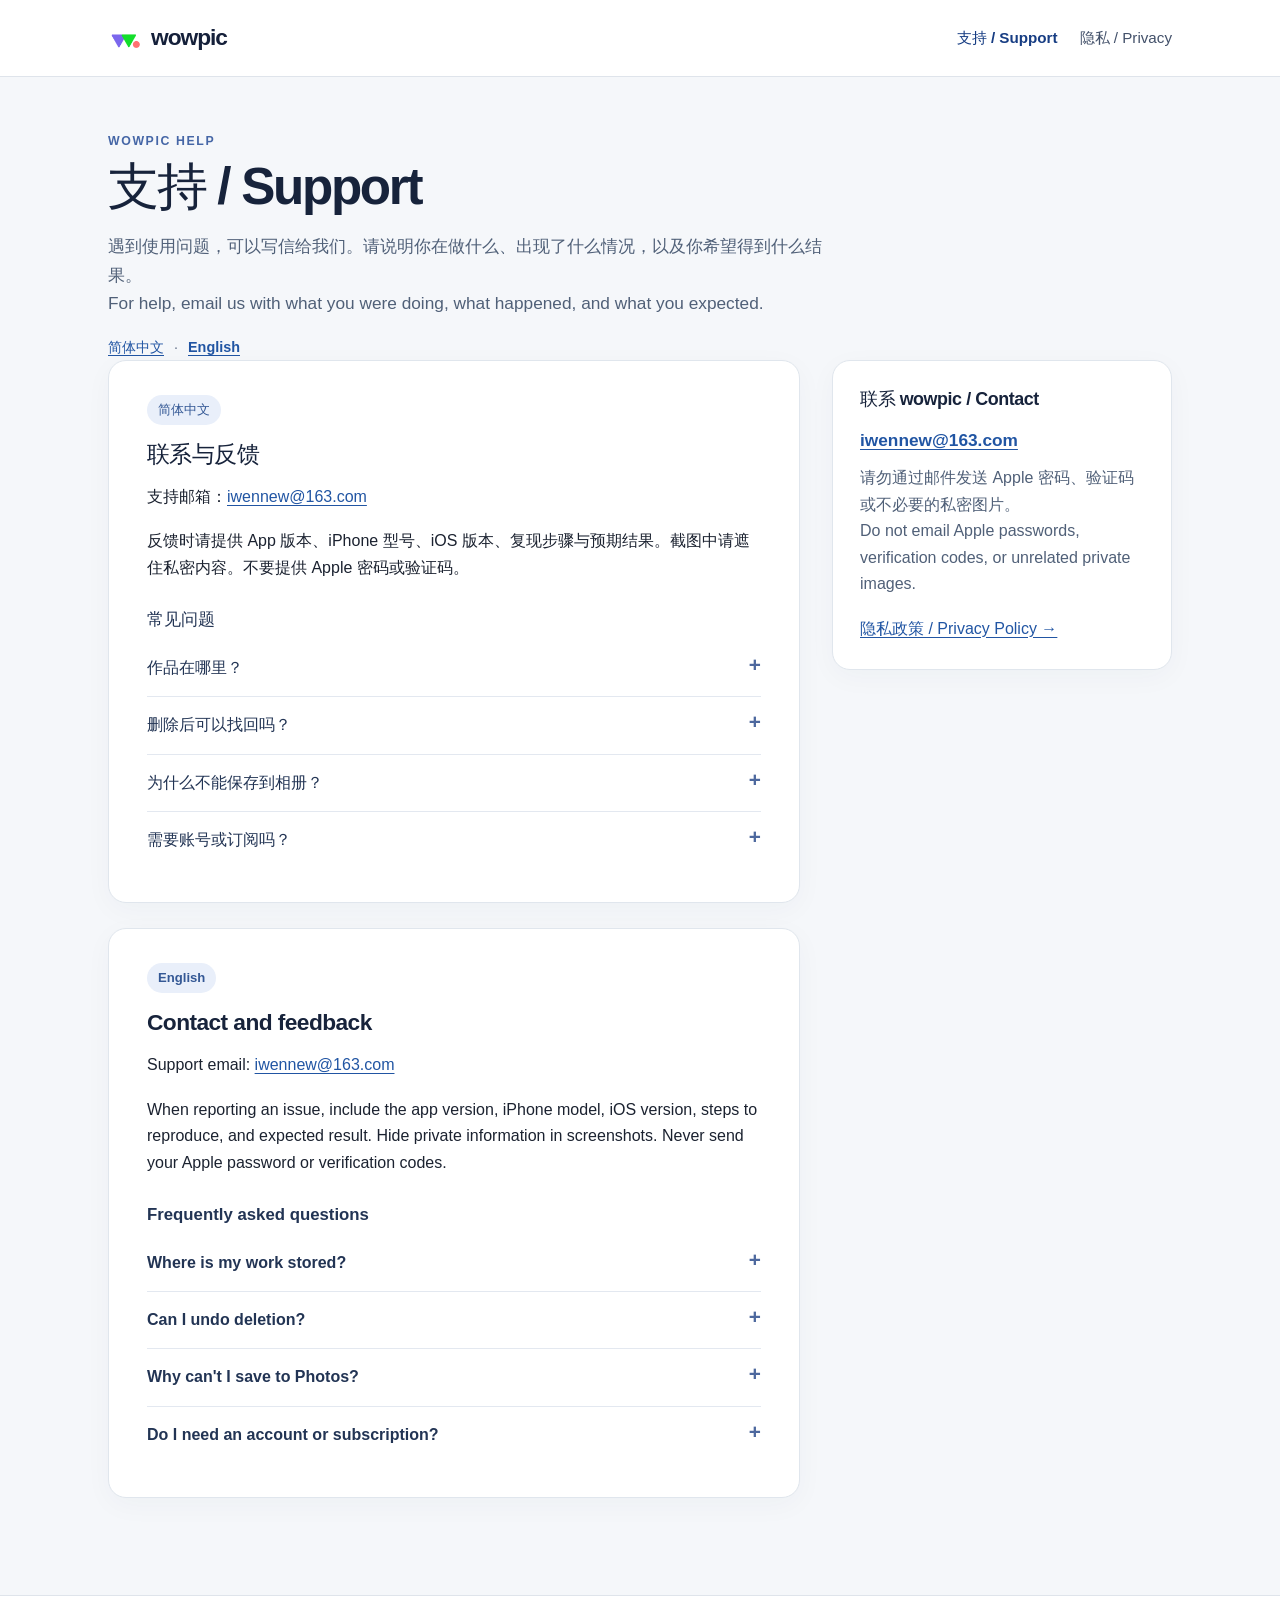
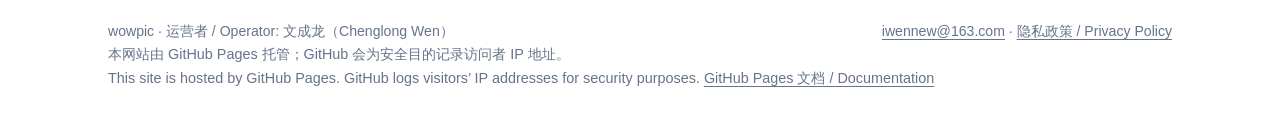
<file: index.html>
<!doctype html>
<html lang="zh-CN">
<head>
  <meta charset="utf-8">
  <meta name="viewport" content="width=device-width, initial-scale=1">
  <meta name="description" content="wowpic 支持：联系邮箱、问题反馈建议和常见问题。">
  <title>支持 / Support · wowpic</title>
  <link rel="icon" type="image/png" href="app-icon.png">
  <link rel="stylesheet" href="style.css">
</head>
<body>
  <header class="mast"><div class="shell mast-inner">
    <a class="brand" href="index.html"><img class="brand-mark" src="app-icon.png" alt="">wowpic</a>
    <nav aria-label="Page navigation"><a href="index.html" aria-current="page">支持 / Support</a><a href="privacy.html">隐私 / Privacy</a></nav>
  </div></header>
  <main class="shell">
    <div class="eyebrow">wowpic help</div>
    <h1>支持 / Support</h1>
    <p class="intro">遇到使用问题，可以写信给我们。请说明你在做什么、出现了什么情况，以及你希望得到什么结果。<br><span lang="en">For help, email us with what you were doing, what happened, and what you expected.</span></p>
    <div class="language" aria-label="Languages"><a href="#zh">简体中文</a><span>·</span><a href="#en" lang="en">English</a></div>
    <div class="grid">
      <div>
        <section class="card" id="zh" lang="zh-CN" aria-labelledby="zh-title">
          <span class="pill">简体中文</span><h2 id="zh-title">联系与反馈</h2>
          <p>支持邮箱：<a href="mailto:iwennew@163.com">iwennew@163.com</a></p>
          <p>反馈时请提供 App 版本、iPhone 型号、iOS 版本、复现步骤与预期结果。截图中请遮住私密内容。不要提供 Apple 密码或验证码。</p>
          <h3>常见问题</h3>
          <details class="faq"><summary>作品在哪里？</summary><p>作品保存在 App 本地。建议定期导出文件备份，并检查备份文件能否读取。</p></details>
          <details class="faq"><summary>删除后可以找回吗？</summary><p>App 没有回收站。确认删除后无法在 App 中撤销；如有事先导出的备份，可尝试导入该副本。</p></details>
          <details class="faq"><summary>为什么不能保存到相册？</summary><p>请检查系统设置中的照片添加权限以及设备剩余空间。</p></details>
          <details class="faq"><summary>需要账号或订阅吗？</summary><p>首版无需账号，免费使用。</p></details>
        </section>
        <section class="card" id="en" lang="en" aria-labelledby="en-title">
          <span class="pill">English</span><h2 id="en-title">Contact and feedback</h2>
          <p>Support email: <a href="mailto:iwennew@163.com">iwennew@163.com</a></p>
          <p>When reporting an issue, include the app version, iPhone model, iOS version, steps to reproduce, and expected result. Hide private information in screenshots. Never send your Apple password or verification codes.</p>
          <h3>Frequently asked questions</h3>
          <details class="faq"><summary>Where is my work stored?</summary><p>In the app's local storage. Export regular file backups and verify that they can be read.</p></details>
          <details class="faq"><summary>Can I undo deletion?</summary><p>There is no recently deleted folder. Confirmed deletion cannot be undone in the app. If you previously exported a backup, you can try importing that copy.</p></details>
          <details class="faq"><summary>Why can't I save to Photos?</summary><p>Check photo-add permissions in system settings and available device storage.</p></details>
          <details class="faq"><summary>Do I need an account or subscription?</summary><p>The first release is free and requires no account.</p></details>
        </section>
      </div>
      <aside class="aside"><h2>联系 wowpic / Contact</h2><a class="email" href="mailto:iwennew@163.com">iwennew@163.com</a><p>请勿通过邮件发送 Apple 密码、验证码或不必要的私密图片。<br><span lang="en">Do not email Apple passwords, verification codes, or unrelated private images.</span></p><a href="privacy.html">隐私政策 / Privacy Policy →</a></aside>
    </div>
  </main>
  <footer class="footer"><div class="shell footer-inner"><span>wowpic · 运营者 / Operator: 文成龙（Chenglong Wen）</span><span><a href="mailto:iwennew@163.com">iwennew@163.com</a> · <a href="privacy.html">隐私政策 / Privacy Policy</a></span></div><p class="shell meta">本网站由 GitHub Pages 托管；GitHub 会为安全目的记录访问者 IP 地址。<br><span lang="en">This site is hosted by GitHub Pages. GitHub logs visitors’ IP addresses for security purposes.</span> <a href="https://docs.github.com/en/pages/getting-started-with-github-pages/what-is-github-pages">GitHub Pages 文档 / Documentation</a></p></footer>
</body>
</html>
</file>
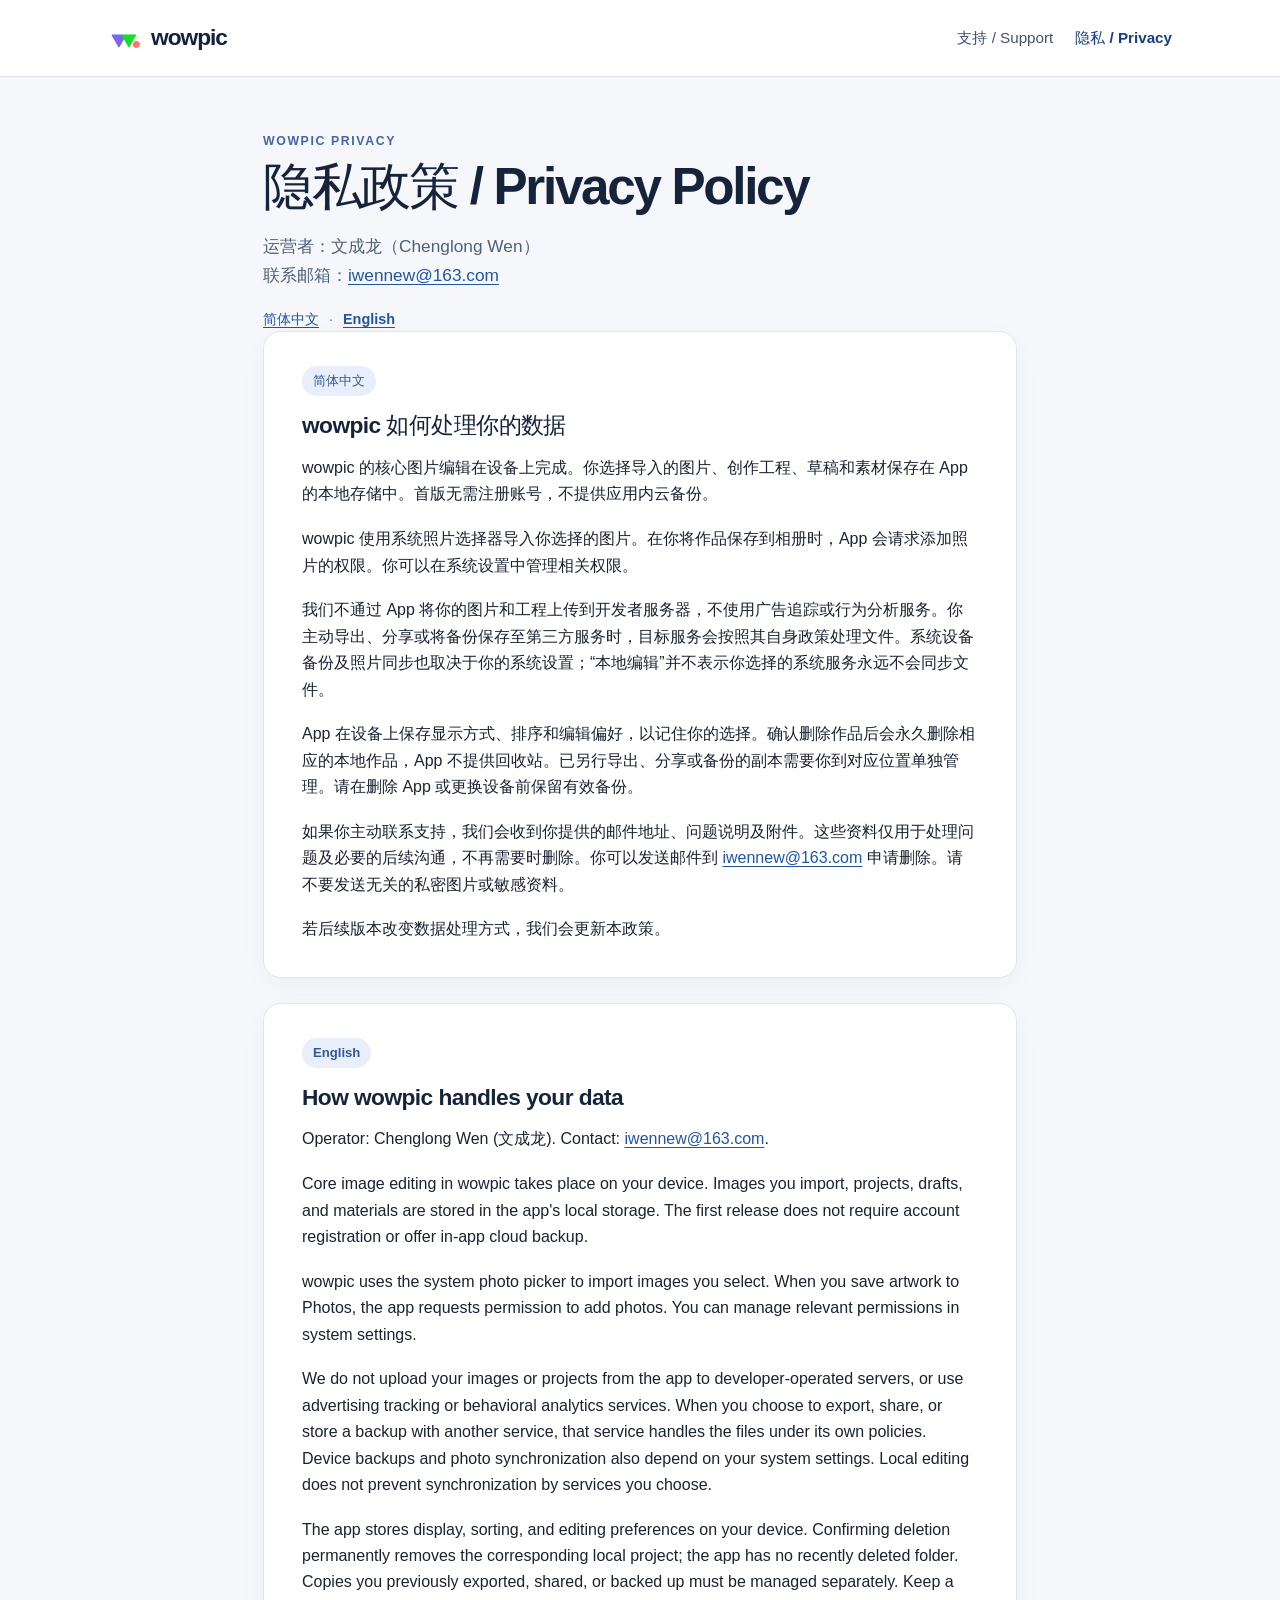
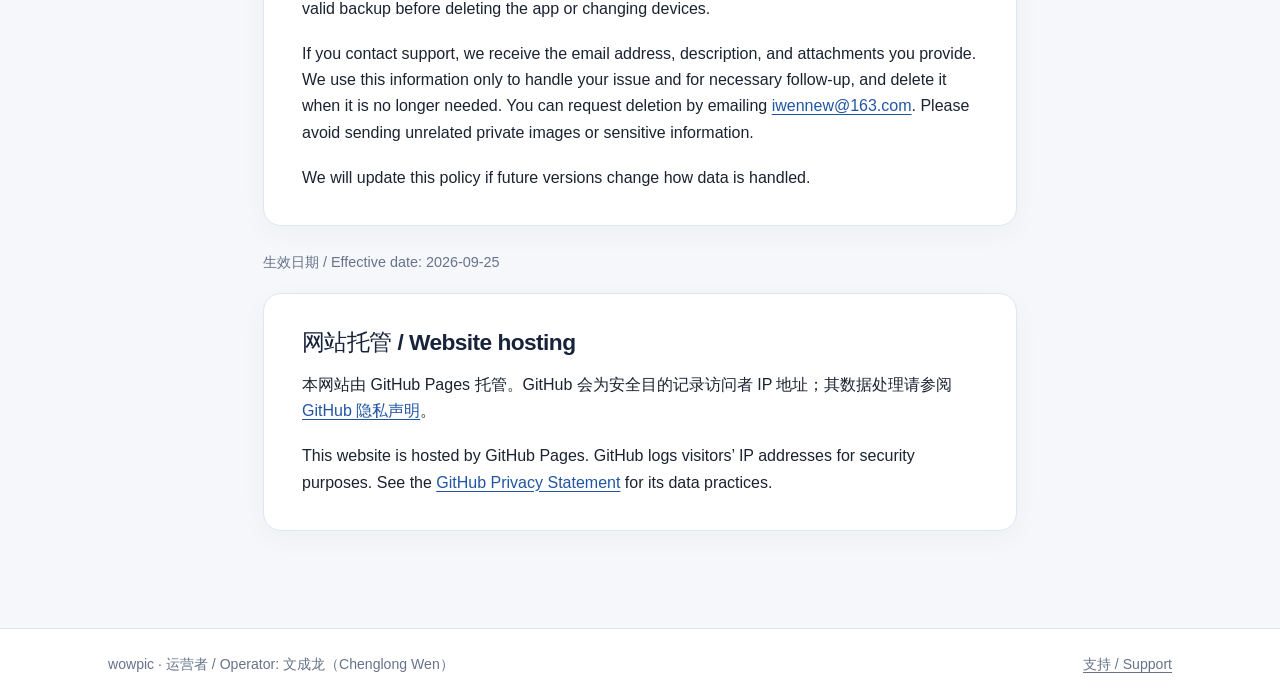
<file: privacy.html>
<!doctype html>
<html lang="zh-CN">
<head>
  <meta charset="utf-8">
  <meta name="viewport" content="width=device-width, initial-scale=1">
  <meta name="description" content="wowpic 隐私政策：本地编辑、照片权限、备份、删除与支持邮件。">
  <title>隐私政策 / Privacy Policy · wowpic</title>
  <link rel="icon" type="image/png" href="app-icon.png">
  <link rel="stylesheet" href="style.css">
</head>
<body>
  <header class="mast"><div class="shell mast-inner">
    <a class="brand" href="index.html"><img class="brand-mark" src="app-icon.png" alt="">wowpic</a>
    <nav aria-label="Page navigation"><a href="index.html">支持 / Support</a><a href="privacy.html" aria-current="page">隐私 / Privacy</a></nav>
  </div></header>
  <main class="shell policy">
    <div class="eyebrow">wowpic privacy</div>
    <h1>隐私政策 / Privacy Policy</h1>
    <p class="intro">运营者：文成龙（Chenglong Wen）<br>联系邮箱：<a href="mailto:iwennew@163.com">iwennew@163.com</a></p>
    <div class="language" aria-label="Languages"><a href="#zh">简体中文</a><span>·</span><a href="#en" lang="en">English</a></div>
    <section class="card" id="zh" lang="zh-CN" aria-labelledby="zh-title">
      <span class="pill">简体中文</span><h2 id="zh-title">wowpic 如何处理你的数据</h2>
      <p>wowpic 的核心图片编辑在设备上完成。你选择导入的图片、创作工程、草稿和素材保存在 App 的本地存储中。首版无需注册账号，不提供应用内云备份。</p>
      <p>wowpic 使用系统照片选择器导入你选择的图片。在你将作品保存到相册时，App 会请求添加照片的权限。你可以在系统设置中管理相关权限。</p>
      <p>我们不通过 App 将你的图片和工程上传到开发者服务器，不使用广告追踪或行为分析服务。你主动导出、分享或将备份保存至第三方服务时，目标服务会按照其自身政策处理文件。系统设备备份及照片同步也取决于你的系统设置；“本地编辑”并不表示你选择的系统服务永远不会同步文件。</p>
      <p>App 在设备上保存显示方式、排序和编辑偏好，以记住你的选择。确认删除作品后会永久删除相应的本地作品，App 不提供回收站。已另行导出、分享或备份的副本需要你到对应位置单独管理。请在删除 App 或更换设备前保留有效备份。</p>
      <p>如果你主动联系支持，我们会收到你提供的邮件地址、问题说明及附件。这些资料仅用于处理问题及必要的后续沟通，不再需要时删除。你可以发送邮件到 <a href="mailto:iwennew@163.com">iwennew@163.com</a> 申请删除。请不要发送无关的私密图片或敏感资料。</p>
      <p>若后续版本改变数据处理方式，我们会更新本政策。</p>
    </section>
    <section class="card" id="en" lang="en" aria-labelledby="en-title">
      <span class="pill">English</span><h2 id="en-title">How wowpic handles your data</h2>
      <p>Operator: Chenglong Wen (文成龙). Contact: <a href="mailto:iwennew@163.com">iwennew@163.com</a>.</p>
      <p>Core image editing in wowpic takes place on your device. Images you import, projects, drafts, and materials are stored in the app's local storage. The first release does not require account registration or offer in-app cloud backup.</p>
      <p>wowpic uses the system photo picker to import images you select. When you save artwork to Photos, the app requests permission to add photos. You can manage relevant permissions in system settings.</p>
      <p>We do not upload your images or projects from the app to developer-operated servers, or use advertising tracking or behavioral analytics services. When you choose to export, share, or store a backup with another service, that service handles the files under its own policies. Device backups and photo synchronization also depend on your system settings. Local editing does not prevent synchronization by services you choose.</p>
      <p>The app stores display, sorting, and editing preferences on your device. Confirming deletion permanently removes the corresponding local project; the app has no recently deleted folder. Copies you previously exported, shared, or backed up must be managed separately. Keep a valid backup before deleting the app or changing devices.</p>
      <p>If you contact support, we receive the email address, description, and attachments you provide. We use this information only to handle your issue and for necessary follow-up, and delete it when it is no longer needed. You can request deletion by emailing <a href="mailto:iwennew@163.com">iwennew@163.com</a>. Please avoid sending unrelated private images or sensitive information.</p>
      <p>We will update this policy if future versions change how data is handled.</p>
    </section>
    <p class="meta">生效日期 / Effective date: 2026-09-25</p>
    <section class="card" aria-labelledby="hosting-title"><h2 id="hosting-title">网站托管 / Website hosting</h2><p>本网站由 GitHub Pages 托管。GitHub 会为安全目的记录访问者 IP 地址；其数据处理请参阅 <a href="https://docs.github.com/en/site-policy/privacy-policies/github-general-privacy-statement">GitHub 隐私声明</a>。</p><p lang="en">This website is hosted by GitHub Pages. GitHub logs visitors’ IP addresses for security purposes. See the <a href="https://docs.github.com/en/site-policy/privacy-policies/github-general-privacy-statement">GitHub Privacy Statement</a> for its data practices.</p></section>
  </main>
  <footer class="footer"><div class="shell footer-inner"><span>wowpic · 运营者 / Operator: 文成龙（Chenglong Wen）</span><span><a href="index.html">支持 / Support</a></span></div></footer>
</body>
</html>
</file>
<file: style.css>
:root{font-family:-apple-system,BlinkMacSystemFont,"Segoe UI",sans-serif;color:#1b2230;background:#f5f7fa;font-synthesis:none}*{box-sizing:border-box}html{scroll-behavior:smooth}body{margin:0;line-height:1.65}a{color:#2155a3;text-underline-offset:.2em}a:hover{color:#123c7b}.shell{max-width:1120px;margin:auto;padding:0 28px}.mast{background:#fff;border-bottom:1px solid #dfe4eb}.mast-inner{display:flex;align-items:center;justify-content:space-between;gap:24px;min-height:76px}.brand{font-size:1.42rem;font-weight:760;letter-spacing:-.045em;color:#15203a;text-decoration:none}.brand-mark{display:inline-block;width:34px;height:34px;border-radius:9px;margin-right:9px;vertical-align:middle}nav{display:flex;gap:22px;align-items:center}nav a{text-decoration:none;color:#43516a;font-size:.95rem}nav a[aria-current="page"]{color:#173d83;font-weight:700}.language{display:flex;gap:10px;align-items:center;color:#68758c;font-size:.9rem}.language a{font-weight:600}main.shell{padding-top:54px;padding-bottom:72px}.eyebrow{text-transform:uppercase;letter-spacing:.13em;color:#4566a6;font-size:.77rem;font-weight:750}h1{font-size:clamp(2rem,4vw,3.25rem);line-height:1.16;letter-spacing:-.045em;margin:.35rem 0 1rem;color:#17233b}h2{font-size:1.42rem;line-height:1.3;letter-spacing:-.025em;color:#17233b;margin:0 0 .9rem}h3{font-size:1.05rem;line-height:1.4;margin:1.7rem 0 .5rem;color:#223454}p{margin:.7rem 0 1.15rem}.intro{max-width:740px;color:#506078;font-size:1.08rem}.notice{max-width:800px;background:#edf2fc;border:1px solid #cfdcf3;border-left:4px solid #315fa8;border-radius:12px;padding:16px 20px;margin:30px 0 38px;color:#263d66}.notice strong{display:block;margin-bottom:2px}.grid{display:grid;grid-template-columns:minmax(0,1fr) minmax(260px,340px);gap:32px;align-items:start}.card,.aside{background:#fff;border:1px solid #e0e6ed;border-radius:18px;box-shadow:0 7px 28px rgba(24,47,86,.035)}.card{padding:34px 38px;margin-bottom:25px;scroll-margin-top:24px}.aside{padding:27px}.aside h2{font-size:1.12rem}.aside p{color:#506078}.aside a.email{display:inline-block;font-size:1.08rem;font-weight:700;overflow-wrap:anywhere}.aside ul{padding-left:19px;margin-bottom:0}.aside li{margin:.5rem 0}.meta{color:#66738a;font-size:.9rem}.pill{display:inline-block;border-radius:999px;background:#e9effa;color:#345895;padding:4px 11px;font-size:.82rem;font-weight:700;margin-bottom:15px}.faq{border-top:1px solid #e3e8f0;padding:15px 0}.faq:first-of-type{border-top:0}.faq summary{cursor:pointer;font-weight:700;color:#223454;list-style:none}.faq summary::-webkit-details-marker{display:none}.faq summary::after{content:"+";float:right;color:#4d689e;font-size:1.3rem;line-height:1}.faq[open] summary::after{content:"−"}.faq p{color:#4f5d72;margin:.7rem 0 0}.footer{border-top:1px solid #dfe4eb;background:#fff;padding:24px 0;color:#66738a;font-size:.88rem}.footer-inner{display:flex;justify-content:space-between;gap:20px;flex-wrap:wrap}.footer a{color:inherit}.policy{max-width:810px}.policy .card p:last-child{margin-bottom:0}@media(max-width:760px){.shell{padding:0 20px}.mast-inner{align-items:flex-start;flex-direction:column;padding-top:16px;padding-bottom:15px;gap:10px;min-height:0}nav{gap:18px}main.shell{padding-top:38px;padding-bottom:52px}.grid{grid-template-columns:1fr}.card{padding:24px 22px}.aside{padding:23px}.language{margin-top:8px}.notice{margin:24px 0 30px}}
</file>
